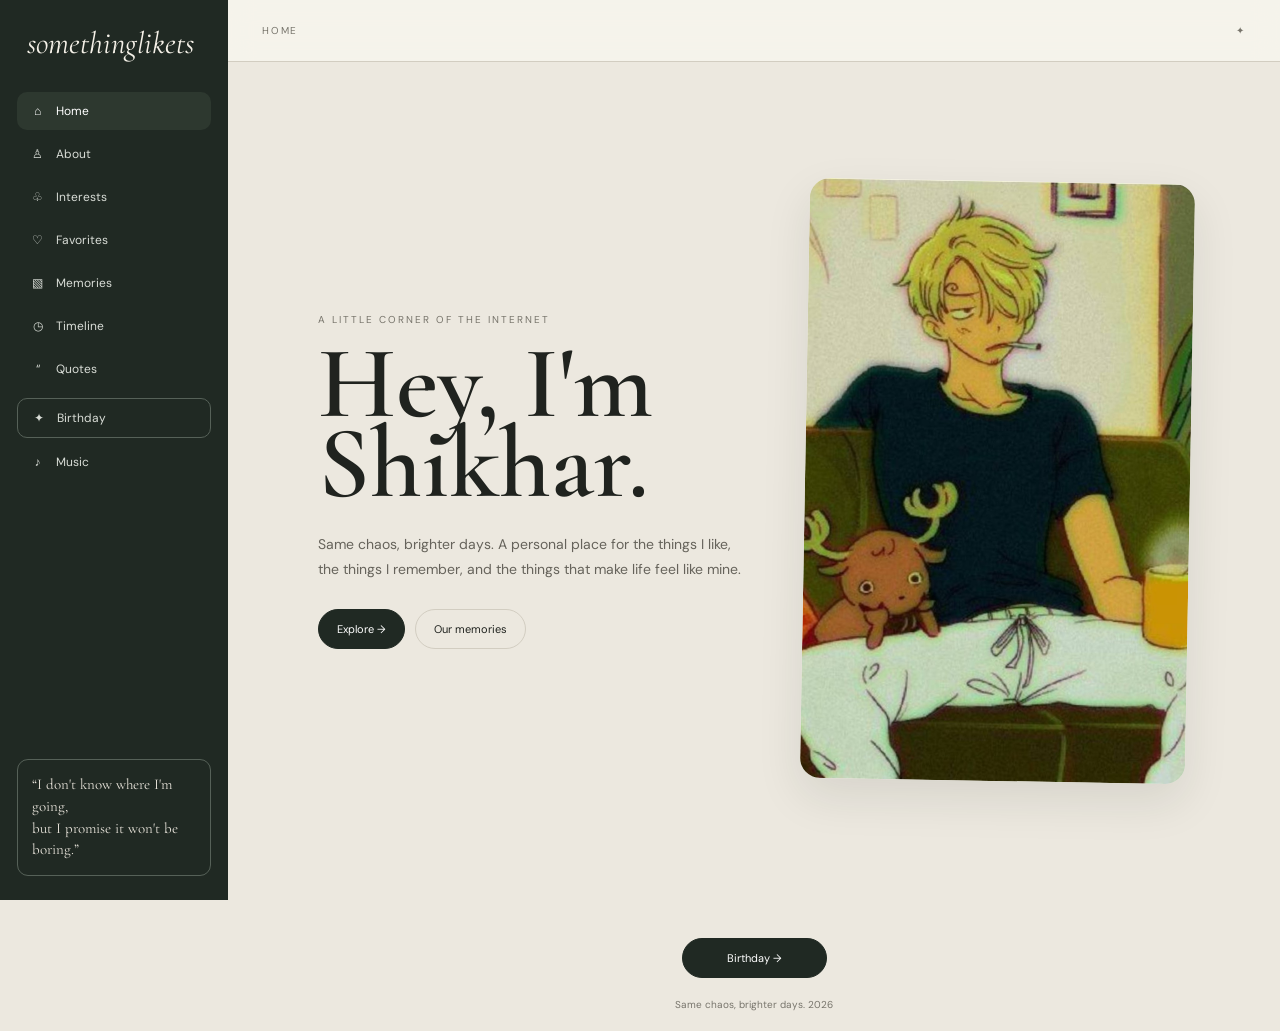
<file: index.html>
<!doctype html>
<html lang="en">
<head>
<meta charset="utf-8">
<meta name="viewport" content="width=device-width,initial-scale=1">
<title>Home — Shikhar</title>
<link rel="stylesheet" href="css/global.css">
<link rel="stylesheet" href="css/home.css">
</head>
<body>
<div class="site">
<aside class="sidebar">
  <div class="brand">somethinglikets</div>
  <button class="mobile-toggle" aria-label="Toggle navigation">☰</button>
  <nav class="nav"><a href="index.html" class="active"><span class="nav-icon">⌂</span>Home</a>
<a href="pages/about.html" class=""><span class="nav-icon">♙</span>About</a>
<a href="pages/interests.html" class=""><span class="nav-icon">♧</span>Interests</a>
<a href="pages/favorites.html" class=""><span class="nav-icon">♡</span>Favorites</a>
<a href="pages/memories.html" class=""><span class="nav-icon">▧</span>Memories</a>
<a href="pages/timeline.html" class=""><span class="nav-icon">◷</span>Timeline</a>
<a href="pages/quotes.html" class=""><span class="nav-icon">“</span>Quotes</a>

<a href="pages/birthday.html" class="birthday-link"><span class="nav-icon">✦</span>Birthday</a><a href="pages/music.html" class=""><span class="nav-icon">♪</span>Music</a></nav>
  <div class="side-note">“I don't know where I'm going,<br>but I promise it won't be boring.”</div>
</aside>
<main class="main">
  <header class="topbar"><span>Home</span><span>✦</span></header>

<section class="hero">
  <div>
    <div class="eyebrow">A little corner of the internet</div>
    <h1>Hey, I'm<br>Shikhar.</h1>
    <p>Same chaos, brighter days. A personal place for the things I like, the things I remember, and the things that make life feel like mine.</p>
    <div class="actions">
      <a class="btn" href="pages/about.html">Explore →</a>
      <a class="btn alt" href="pages/memories.html">Our memories</a>
    </div>
  </div>
  <div class="hero-image"><img src="assets/images/profile/sanji-home.jpg" alt="Supplied anime illustration"></div>
</section>

  <div class="page-action"><a class="btn" href="pages/birthday.html">Birthday →</a></div>

  <footer class="footer">Same chaos, brighter days. <span data-year></span></footer>
</main>
</div>
<script src="js/global.js"></script>
<script src="js/navigation.js"></script>

</body>
</html>
</file>
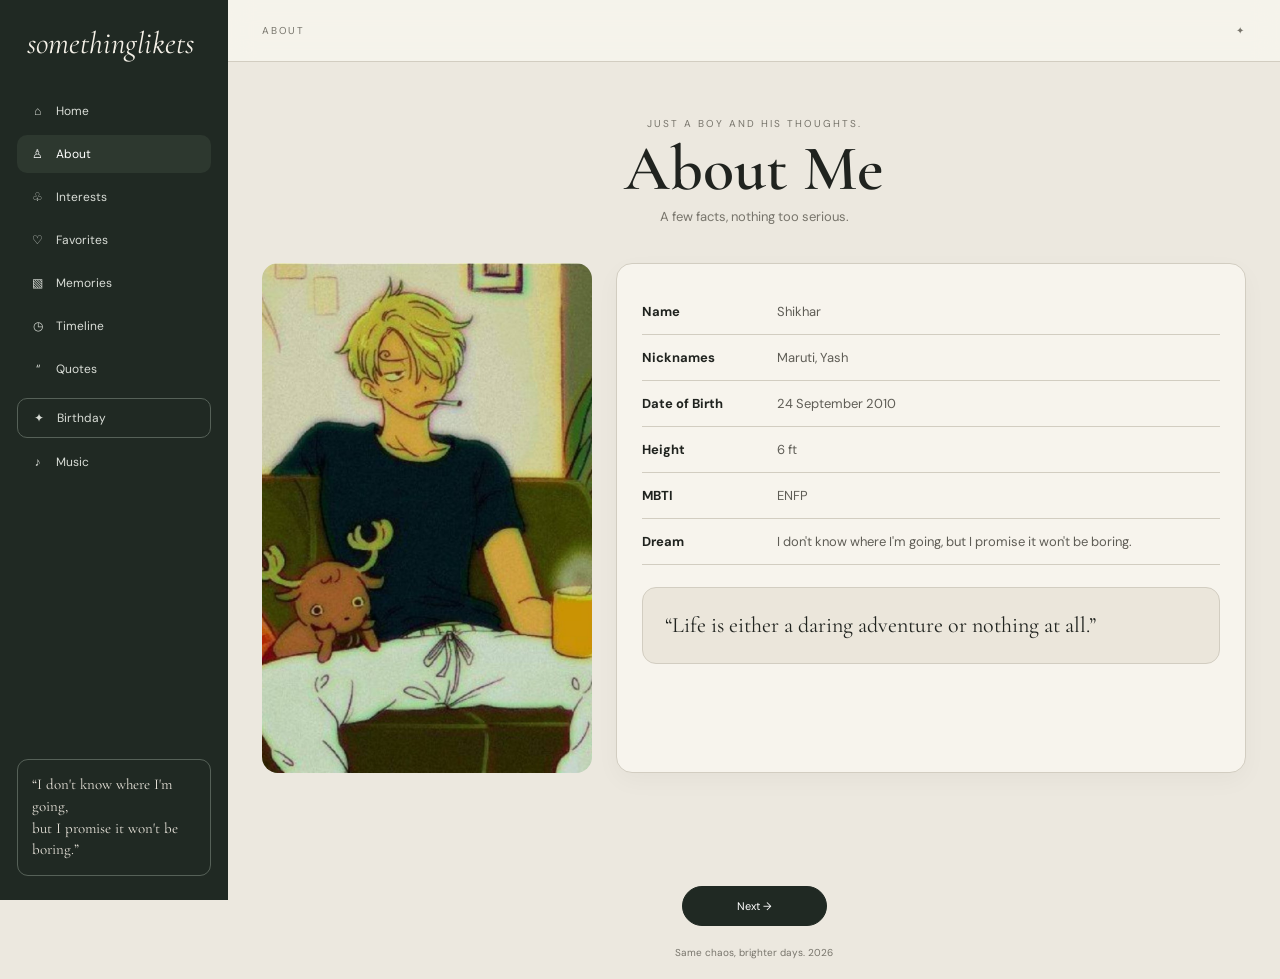
<file: pages/about.html>
<!doctype html>
<html lang="en">
<head>
<meta charset="utf-8">
<meta name="viewport" content="width=device-width,initial-scale=1">
<title>About — Shikhar</title>
<link rel="stylesheet" href="../css/global.css">
<link rel="stylesheet" href="../css/about.css">
</head>
<body>
<div class="site">
<aside class="sidebar">
  <div class="brand">somethinglikets</div>
  <button class="mobile-toggle" aria-label="Toggle navigation">☰</button>
  <nav class="nav"><a href="../index.html" class=""><span class="nav-icon">⌂</span>Home</a>
<a href="../pages/about.html" class="active"><span class="nav-icon">♙</span>About</a>
<a href="../pages/interests.html" class=""><span class="nav-icon">♧</span>Interests</a>
<a href="../pages/favorites.html" class=""><span class="nav-icon">♡</span>Favorites</a>
<a href="../pages/memories.html" class=""><span class="nav-icon">▧</span>Memories</a>
<a href="../pages/timeline.html" class=""><span class="nav-icon">◷</span>Timeline</a>
<a href="../pages/quotes.html" class=""><span class="nav-icon">“</span>Quotes</a>

<a href="birthday.html" class="birthday-link"><span class="nav-icon">✦</span>Birthday</a><a href="../pages/music.html" class=""><span class="nav-icon">♪</span>Music</a></nav>
  <div class="side-note">“I don't know where I'm going,<br>but I promise it won't be boring.”</div>
</aside>
<main class="main">
  <header class="topbar"><span>About</span><span>✦</span></header>

<section class="page">
  <header class="heading"><div class="eyebrow">Just a boy and his thoughts.</div><h1>About Me</h1><p>A few facts, nothing too serious.</p></header>
  <div class="profile">
    <div class="profile-image"><img src="../assets/images/profile/sanji-home.jpg" alt="Supplied anime illustration"></div>
    <div class="card info">
      <div class="info-row"><strong>Name</strong><span>Shikhar</span></div>
      <div class="info-row"><strong>Nicknames</strong><span>Maruti, Yash</span></div>
      <div class="info-row"><strong>Date of Birth</strong><span>24 September 2010</span></div>
      <div class="info-row"><strong>Height</strong><span>6 ft</span></div>
      <div class="info-row"><strong>MBTI</strong><span>ENFP</span></div>
      <div class="info-row"><strong>Dream</strong><span>I don't know where I'm going, but I promise it won't be boring.</span></div>
      <div class="pullquote">“Life is either a daring adventure or nothing at all.”</div>
    </div>
  </div>
</section>

  <div class="page-action"><a class="btn" href="interests.html">Next →</a></div>

  <footer class="footer">Same chaos, brighter days. <span data-year></span></footer>
</main>
</div>
<script src="../js/global.js"></script>
<script src="../js/navigation.js"></script>

</body>
</html>
</file>
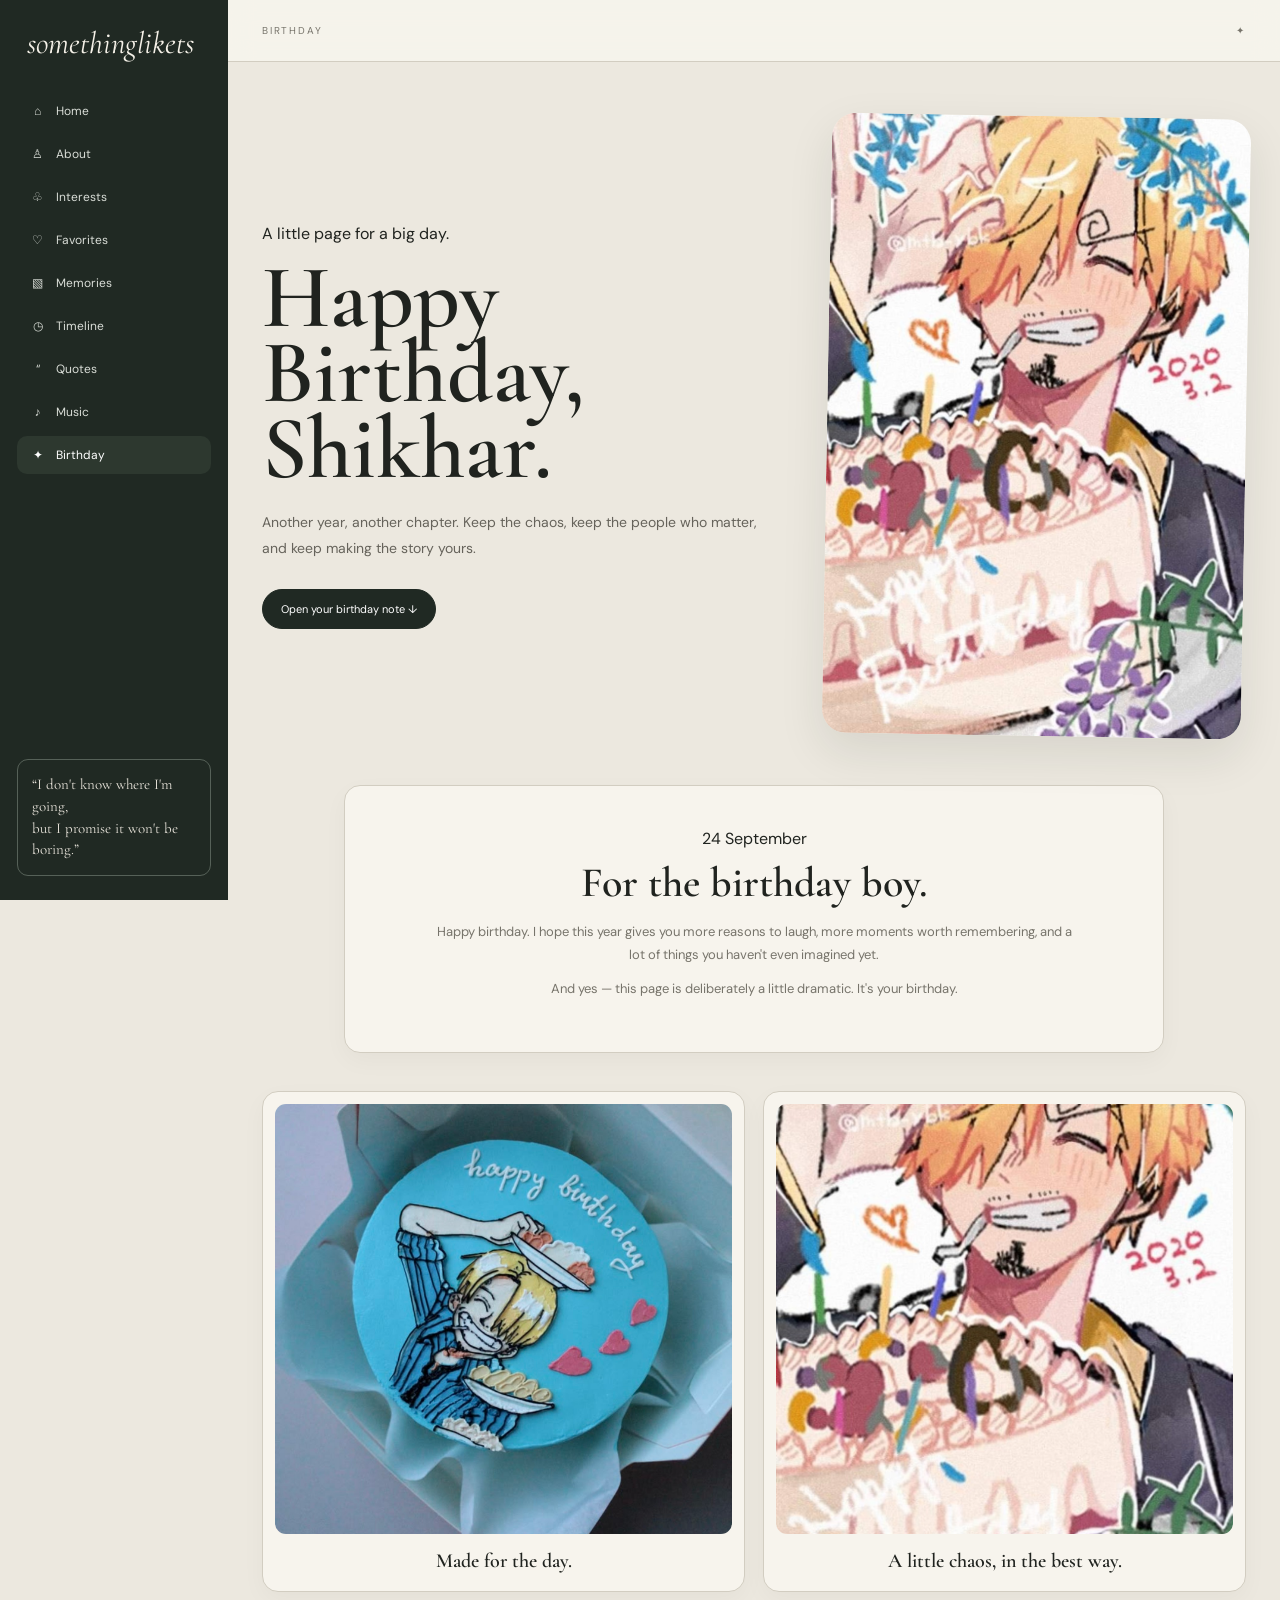
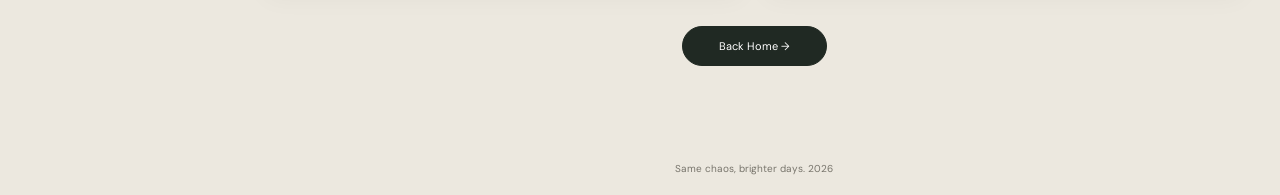
<file: pages/birthday.html>
<!doctype html>
<html lang="en">
<head>
<meta charset="utf-8">
<meta name="viewport" content="width=device-width,initial-scale=1">
<title>Birthday — Shikhar</title>
<link rel="stylesheet" href="../css/global.css">
<link rel="stylesheet" href="../css/birthday.css">
</head>
<body>
<div class="site">
<aside class="sidebar">
  <div class="brand">somethinglikets</div>
  <button class="mobile-toggle" aria-label="Toggle navigation">☰</button>
  <nav class="nav">
    <a href="../index.html"><span class="nav-icon">⌂</span>Home</a>
    <a href="about.html"><span class="nav-icon">♙</span>About</a>
    <a href="interests.html"><span class="nav-icon">♧</span>Interests</a>
    <a href="favorites.html"><span class="nav-icon">♡</span>Favorites</a>
    <a href="memories.html"><span class="nav-icon">▧</span>Memories</a>
    <a href="timeline.html"><span class="nav-icon">◷</span>Timeline</a>
    <a href="quotes.html"><span class="nav-icon">“</span>Quotes</a>
    <a href="music.html"><span class="nav-icon">♪</span>Music</a>
    <a href="birthday.html" class="active"><span class="nav-icon">✦</span>Birthday</a>
  </nav>
  <div class="side-note">“I don't know where I'm going,<br>but I promise it won't be boring.”</div>
</aside>
<main class="main">
<header class="topbar"><span>Birthday</span><span>✦</span></header>
<section class="birthday-page">
  <div class="birthday-intro">
    <div class="eyebrow">A little page for a big day.</div>
    <h1>Happy Birthday,<br>Shikhar.</h1>
    <p>Another year, another chapter. Keep the chaos, keep the people who matter, and keep making the story yours.</p>
    <a class="btn birthday-button" href="#birthday-note">Open your birthday note ↓</a>
  </div>
  <div class="birthday-hero-image"><img src="../assets/images/birthday/birthday-illustration.jpg" alt="Birthday illustration supplied for this page"></div>
  <div id="birthday-note" class="birthday-note card">
    <div class="eyebrow">24 September</div>
    <h2>For the birthday boy.</h2>
    <p>Happy birthday. I hope this year gives you more reasons to laugh, more moments worth remembering, and a lot of things you haven't even imagined yet.</p>
    <p>And yes — this page is deliberately a little dramatic. It's your birthday.</p>
  </div>
  <div class="birthday-gallery">
    <figure class="birthday-card-image card"><img src="../assets/images/birthday/birthday-cake.jpg" alt="Blue birthday cake supplied for this page"><figcaption>Made for the day.</figcaption></figure>
    <figure class="birthday-card-image card"><img src="../assets/images/birthday/birthday-illustration.jpg" alt="Birthday illustration supplied for this page"><figcaption>A little chaos, in the best way.</figcaption></figure>
  </div>
  <div class="page-action"><a class="btn" href="../index.html">Back Home →</a></div>
</section>
<footer class="footer">Same chaos, brighter days. <span data-year></span></footer>
</main>
</div>
<script src="../js/global.js"></script>
<script src="../js/navigation.js"></script>
</body>
</html>
</file>
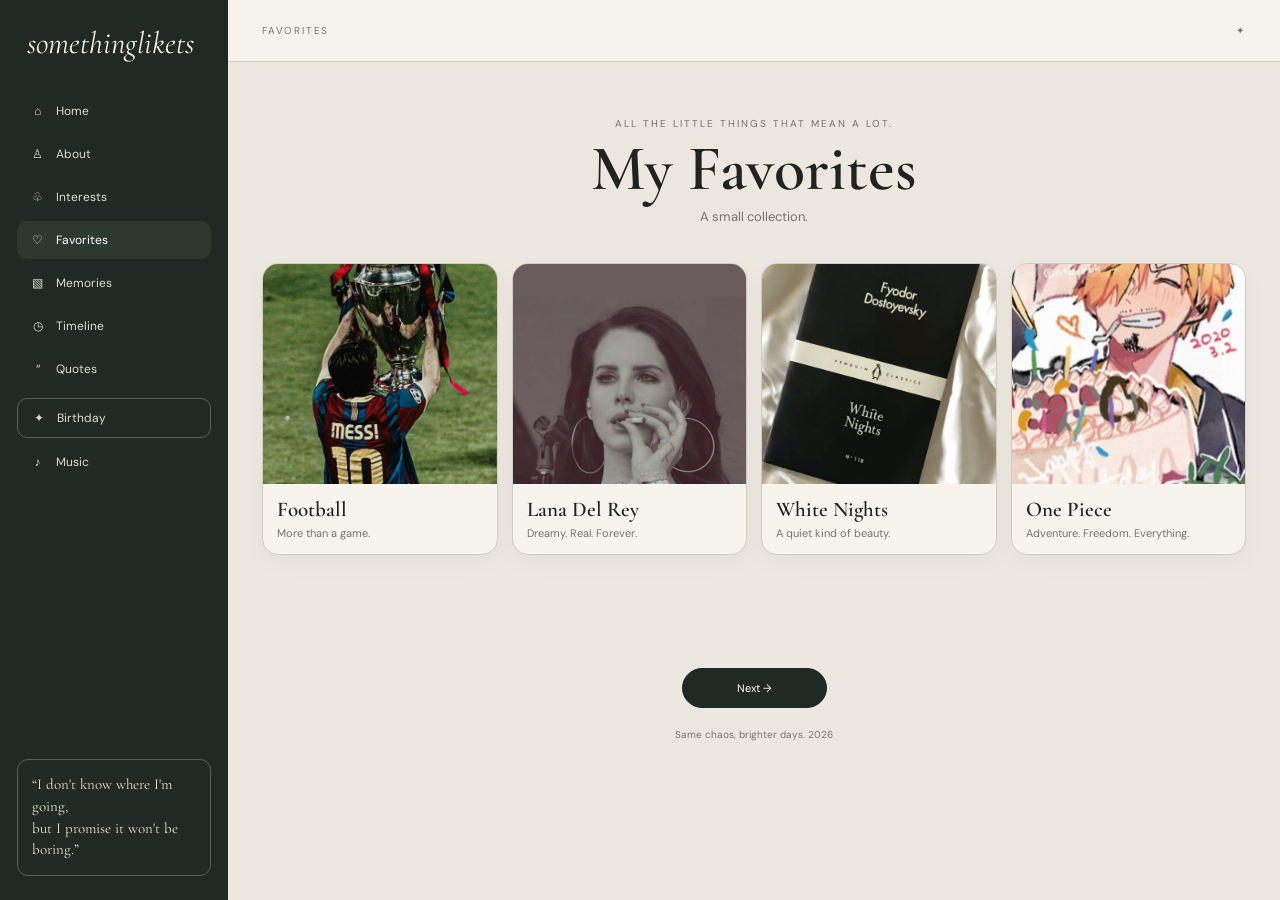
<file: pages/favorites.html>
<!doctype html>
<html lang="en">
<head>
<meta charset="utf-8">
<meta name="viewport" content="width=device-width,initial-scale=1">
<title>Favorites — Shikhar</title>
<link rel="stylesheet" href="../css/global.css">
<link rel="stylesheet" href="../css/favorites.css">
</head>
<body>
<div class="site">
<aside class="sidebar">
  <div class="brand">somethinglikets</div>
  <button class="mobile-toggle" aria-label="Toggle navigation">☰</button>
  <nav class="nav"><a href="../index.html" class=""><span class="nav-icon">⌂</span>Home</a>
<a href="../pages/about.html" class=""><span class="nav-icon">♙</span>About</a>
<a href="../pages/interests.html" class=""><span class="nav-icon">♧</span>Interests</a>
<a href="../pages/favorites.html" class="active"><span class="nav-icon">♡</span>Favorites</a>
<a href="../pages/memories.html" class=""><span class="nav-icon">▧</span>Memories</a>
<a href="../pages/timeline.html" class=""><span class="nav-icon">◷</span>Timeline</a>
<a href="../pages/quotes.html" class=""><span class="nav-icon">“</span>Quotes</a>

<a href="birthday.html" class="birthday-link"><span class="nav-icon">✦</span>Birthday</a><a href="../pages/music.html" class=""><span class="nav-icon">♪</span>Music</a></nav>
  <div class="side-note">“I don't know where I'm going,<br>but I promise it won't be boring.”</div>
</aside>
<main class="main">
  <header class="topbar"><span>Favorites</span><span>✦</span></header>

<section class="page">
  <header class="heading"><div class="eyebrow">All the little things that mean a lot.</div><h1>My Favorites</h1><p>A small collection.</p></header>
  <div class="favs">
    <article class="card fav"><img src="../assets/images/favorites/football.jpg" alt="Supplied football trophy photograph"><div class="copy"><h2>Football</h2><p>More than a game.</p></div></article>
    <article class="card fav"><img src="../assets/images/favorites/lana-portrait.jpg" alt="Supplied Lana Del Rey portrait"><div class="copy"><h2>Lana Del Rey</h2><p>Dreamy. Real. Forever.</p></div></article>
    <article class="card fav"><img src="../assets/images/favorites/white-nights.jpg" alt="Supplied White Nights book"><div class="copy"><h2>White Nights</h2><p>A quiet kind of beauty.</p></div></article>
    <article class="card fav"><img src="../assets/images/favorites/sanji-celebration.jpg" alt="Supplied One Piece illustration"><div class="copy"><h2>One Piece</h2><p>Adventure. Freedom. Everything.</p></div></article>
  </div>
</section>

  <div class="page-action"><a class="btn" href="memories.html">Next →</a></div>

  <footer class="footer">Same chaos, brighter days. <span data-year></span></footer>
</main>
</div>
<script src="../js/global.js"></script>
<script src="../js/navigation.js"></script>

</body>
</html>
</file>
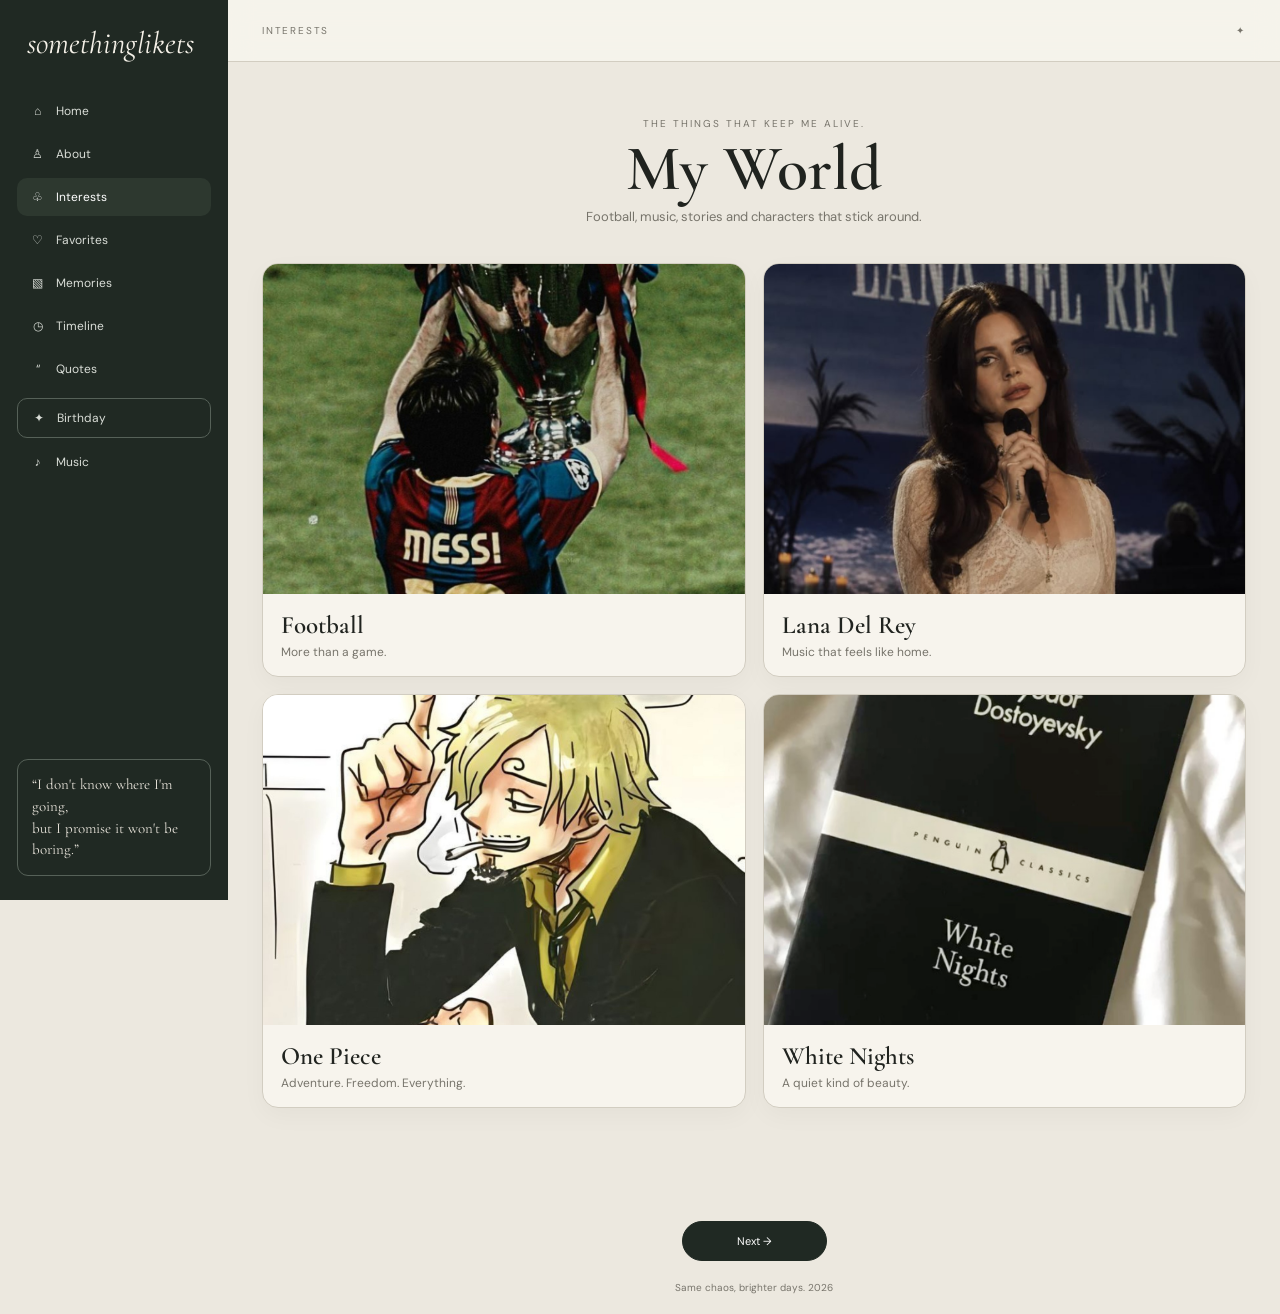
<file: pages/interests.html>
<!doctype html>
<html lang="en">
<head>
<meta charset="utf-8">
<meta name="viewport" content="width=device-width,initial-scale=1">
<title>Interests — Shikhar</title>
<link rel="stylesheet" href="../css/global.css">
<link rel="stylesheet" href="../css/interests.css">
</head>
<body>
<div class="site">
<aside class="sidebar">
  <div class="brand">somethinglikets</div>
  <button class="mobile-toggle" aria-label="Toggle navigation">☰</button>
  <nav class="nav"><a href="../index.html" class=""><span class="nav-icon">⌂</span>Home</a>
<a href="../pages/about.html" class=""><span class="nav-icon">♙</span>About</a>
<a href="../pages/interests.html" class="active"><span class="nav-icon">♧</span>Interests</a>
<a href="../pages/favorites.html" class=""><span class="nav-icon">♡</span>Favorites</a>
<a href="../pages/memories.html" class=""><span class="nav-icon">▧</span>Memories</a>
<a href="../pages/timeline.html" class=""><span class="nav-icon">◷</span>Timeline</a>
<a href="../pages/quotes.html" class=""><span class="nav-icon">“</span>Quotes</a>

<a href="birthday.html" class="birthday-link"><span class="nav-icon">✦</span>Birthday</a><a href="../pages/music.html" class=""><span class="nav-icon">♪</span>Music</a></nav>
  <div class="side-note">“I don't know where I'm going,<br>but I promise it won't be boring.”</div>
</aside>
<main class="main">
  <header class="topbar"><span>Interests</span><span>✦</span></header>

<section class="page">
  <header class="heading"><div class="eyebrow">The things that keep me alive.</div><h1>My World</h1><p>Football, music, stories and characters that stick around.</p></header>
  <div class="grid-2">
    <article class="card photo-card"><img src="../assets/images/interests/football.jpg" alt="Supplied football trophy photograph"><div class="copy"><h2>Football</h2><p>More than a game.</p></div></article>
    <article class="card photo-card"><img src="../assets/images/interests/lana-live.jpg" alt="Supplied Lana Del Rey photograph"><div class="copy"><h2>Lana Del Rey</h2><p>Music that feels like home.</p></div></article>
    <article class="card photo-card"><img src="../assets/images/interests/sanji-smoking.jpg" alt="Supplied One Piece illustration"><div class="copy"><h2>One Piece</h2><p>Adventure. Freedom. Everything.</p></div></article>
    <article class="card photo-card"><img src="../assets/images/interests/white-nights.jpg" alt="Supplied White Nights book photograph"><div class="copy"><h2>White Nights</h2><p>A quiet kind of beauty.</p></div></article>
  </div>
</section>

  <div class="page-action"><a class="btn" href="favorites.html">Next →</a></div>

  <footer class="footer">Same chaos, brighter days. <span data-year></span></footer>
</main>
</div>
<script src="../js/global.js"></script>
<script src="../js/navigation.js"></script>

</body>
</html>
</file>
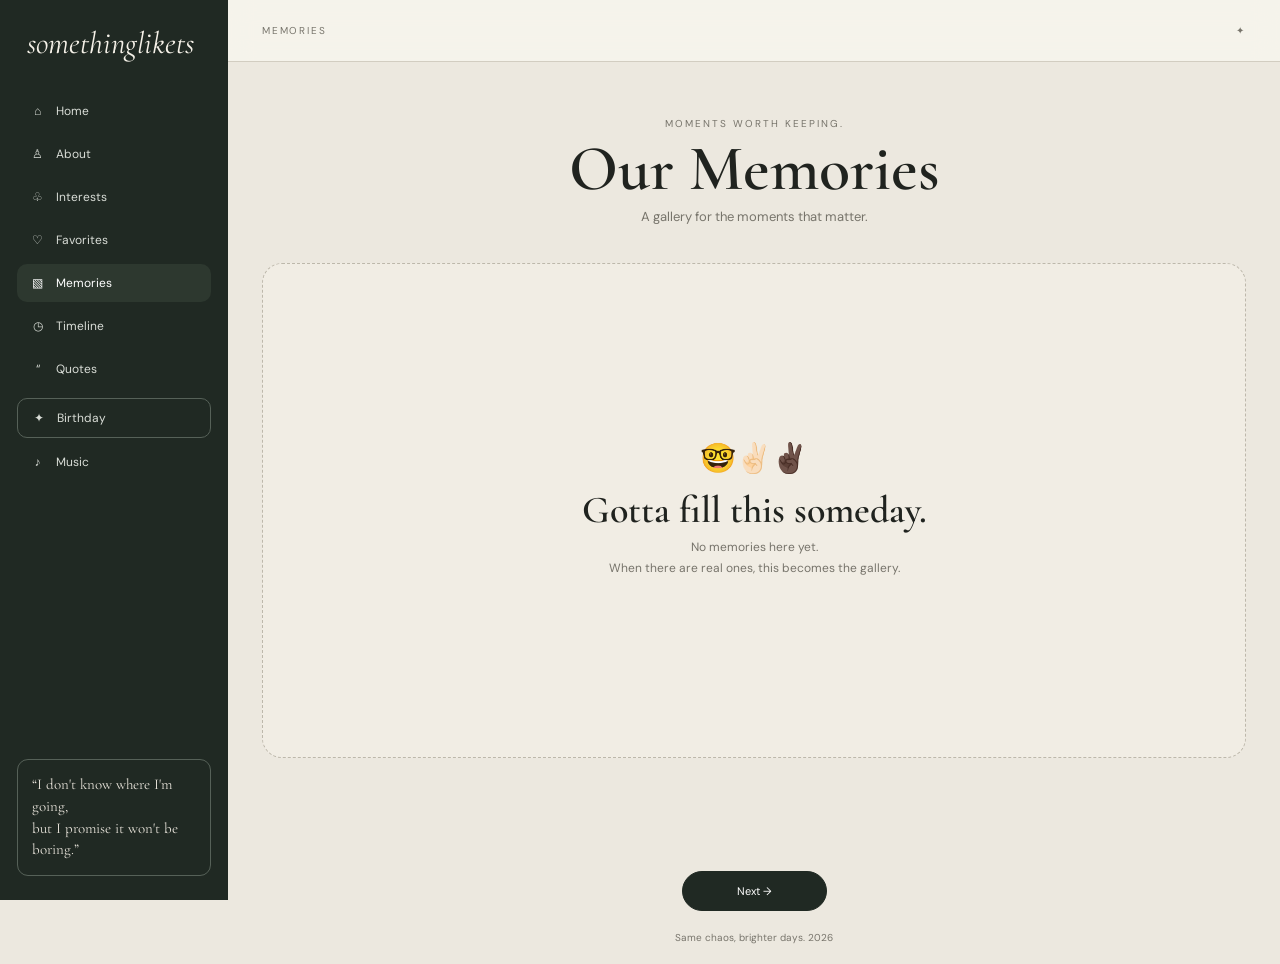
<file: pages/memories.html>
<!doctype html>
<html lang="en">
<head>
<meta charset="utf-8">
<meta name="viewport" content="width=device-width,initial-scale=1">
<title>Memories — Shikhar</title>
<link rel="stylesheet" href="../css/global.css">
<link rel="stylesheet" href="../css/memories.css">
</head>
<body>
<div class="site">
<aside class="sidebar">
  <div class="brand">somethinglikets</div>
  <button class="mobile-toggle" aria-label="Toggle navigation">☰</button>
  <nav class="nav"><a href="../index.html" class=""><span class="nav-icon">⌂</span>Home</a>
<a href="../pages/about.html" class=""><span class="nav-icon">♙</span>About</a>
<a href="../pages/interests.html" class=""><span class="nav-icon">♧</span>Interests</a>
<a href="../pages/favorites.html" class=""><span class="nav-icon">♡</span>Favorites</a>
<a href="../pages/memories.html" class="active"><span class="nav-icon">▧</span>Memories</a>
<a href="../pages/timeline.html" class=""><span class="nav-icon">◷</span>Timeline</a>
<a href="../pages/quotes.html" class=""><span class="nav-icon">“</span>Quotes</a>

<a href="birthday.html" class="birthday-link"><span class="nav-icon">✦</span>Birthday</a><a href="../pages/music.html" class=""><span class="nav-icon">♪</span>Music</a></nav>
  <div class="side-note">“I don't know where I'm going,<br>but I promise it won't be boring.”</div>
</aside>
<main class="main">
  <header class="topbar"><span>Memories</span><span>✦</span></header>

<section class="page">
  <header class="heading"><div class="eyebrow">Moments worth keeping.</div><h1>Our Memories</h1><p>A gallery for the moments that matter.</p></header>
  <div class="empty" data-memory-gallery>
    <div>
      <div class="emoji">🤓✌🏻✌🏿</div>
      <h2>Gotta fill this someday.</h2>
      <p>No memories here yet.</p>
      <p>When there are real ones, this becomes the gallery.</p>
    </div>
  </div>
</section>

  <div class="page-action"><a class="btn" href="timeline.html">Next →</a></div>

  <footer class="footer">Same chaos, brighter days. <span data-year></span></footer>
</main>
</div>
<script src="../js/global.js"></script>
<script src="../js/navigation.js"></script>
<script src="../js/memories.js"></script>
</body>
</html>
</file>
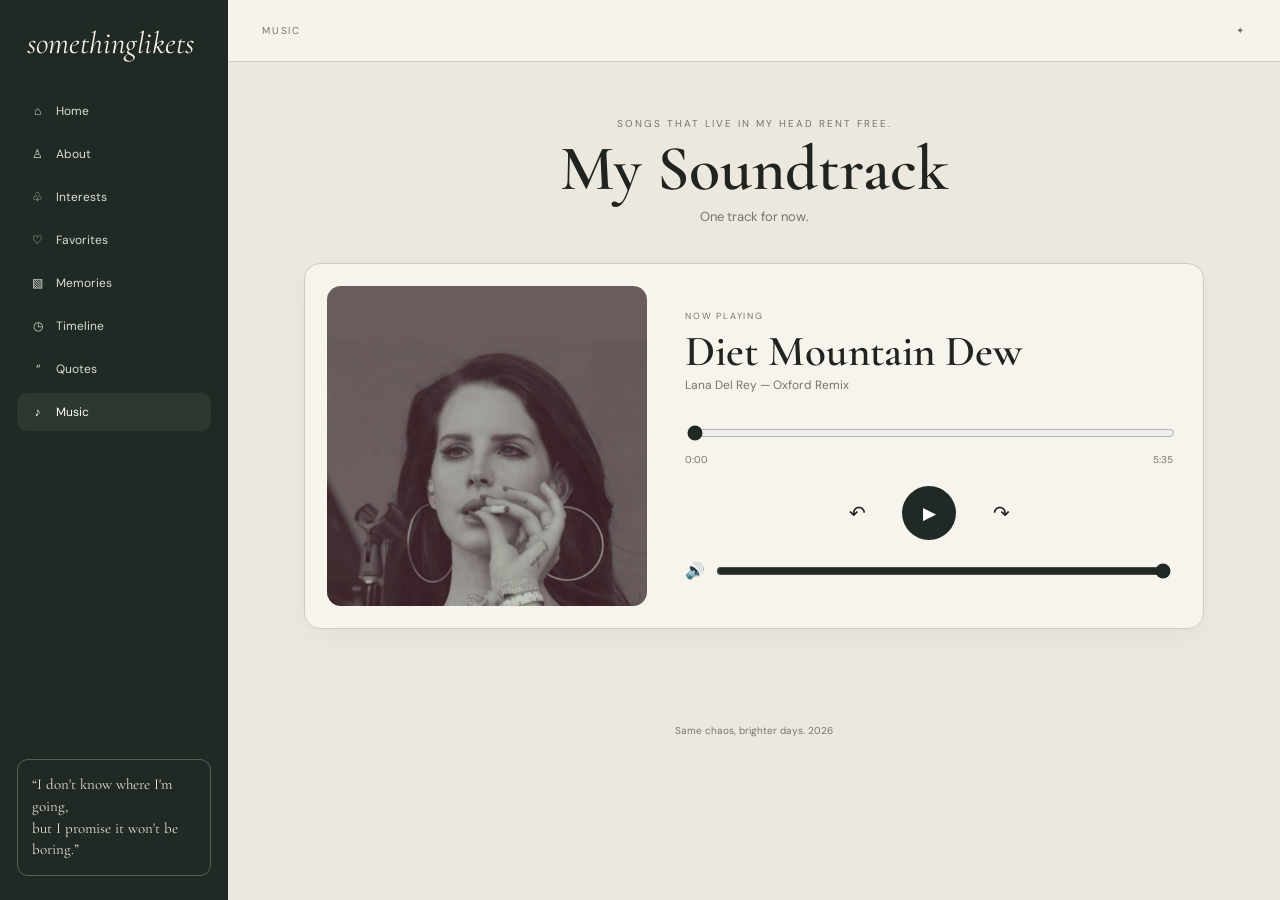
<file: pages/music.html>
<!doctype html>
<html lang="en">
<head>
<meta charset="utf-8">
<meta name="viewport" content="width=device-width,initial-scale=1">
<title>Music — Shikhar</title>
<link rel="stylesheet" href="../css/global.css">
<link rel="stylesheet" href="../css/music.css">
</head>
<body>
<div class="site">
<aside class="sidebar">
  <div class="brand">somethinglikets</div>
  <button class="mobile-toggle" aria-label="Toggle navigation">☰</button>
  <nav class="nav">
    <a href="../index.html"><span class="nav-icon">⌂</span>Home</a>
    <a href="about.html"><span class="nav-icon">♙</span>About</a>
    <a href="interests.html"><span class="nav-icon">♧</span>Interests</a>
    <a href="favorites.html"><span class="nav-icon">♡</span>Favorites</a>
    <a href="memories.html"><span class="nav-icon">▧</span>Memories</a>
    <a href="timeline.html"><span class="nav-icon">◷</span>Timeline</a>
    <a href="quotes.html"><span class="nav-icon">“</span>Quotes</a>
    <a href="music.html" class="active"><span class="nav-icon">♪</span>Music</a>
  </nav>
  <div class="side-note">“I don't know where I'm going,<br>but I promise it won't be boring.”</div>
</aside>

<main class="main">
<header class="topbar"><span>Music</span><span>✦</span></header>

<section class="page">
  <header class="heading">
    <div class="eyebrow">Songs that live in my head rent free.</div>
    <h1>My Soundtrack</h1>
    <p>One track for now.</p>
  </header>

  <div class="music-player card">
    <div class="music-art">
      <img src="../assets/images/favorites/lana-portrait.jpg" alt="Supplied Lana Del Rey portrait">
    </div>

    <div class="music-details">
      <div class="eyebrow">NOW PLAYING</div>
      <h2>Diet Mountain Dew</h2>
      <p>Lana Del Rey — Oxford Remix</p>

      <audio id="player" preload="metadata">
        <source src="../assets/music/diet-mountain-dew-oxford-remix.mp3" type="audio/mpeg">
        Your browser does not support the audio element.
      </audio>

      <div class="progress-wrap">
        <input id="seek" type="range" min="0" max="100" value="0" step="0.1" aria-label="Seek">
        <div class="time"><span id="current">0:00</span><span id="duration">0:00</span></div>
      </div>

      <div class="controls">
        <button id="back" aria-label="Restart">↶</button>
        <button id="play" class="play" aria-label="Play">▶</button>
        <button id="forward" aria-label="Skip forward">↷</button>
      </div>

      <div class="volume">
        <span>🔊</span>
        <input id="volume" type="range" min="0" max="1" value="1" step="0.01" aria-label="Volume">
      </div>
    </div>
  </div>
</section>

<footer class="footer">Same chaos, brighter days. <span data-year></span></footer>
</main>
</div>

<script src="../js/global.js"></script>
<script src="../js/navigation.js"></script>
<script src="../js/music.js"></script>
</body>
</html>
</file>
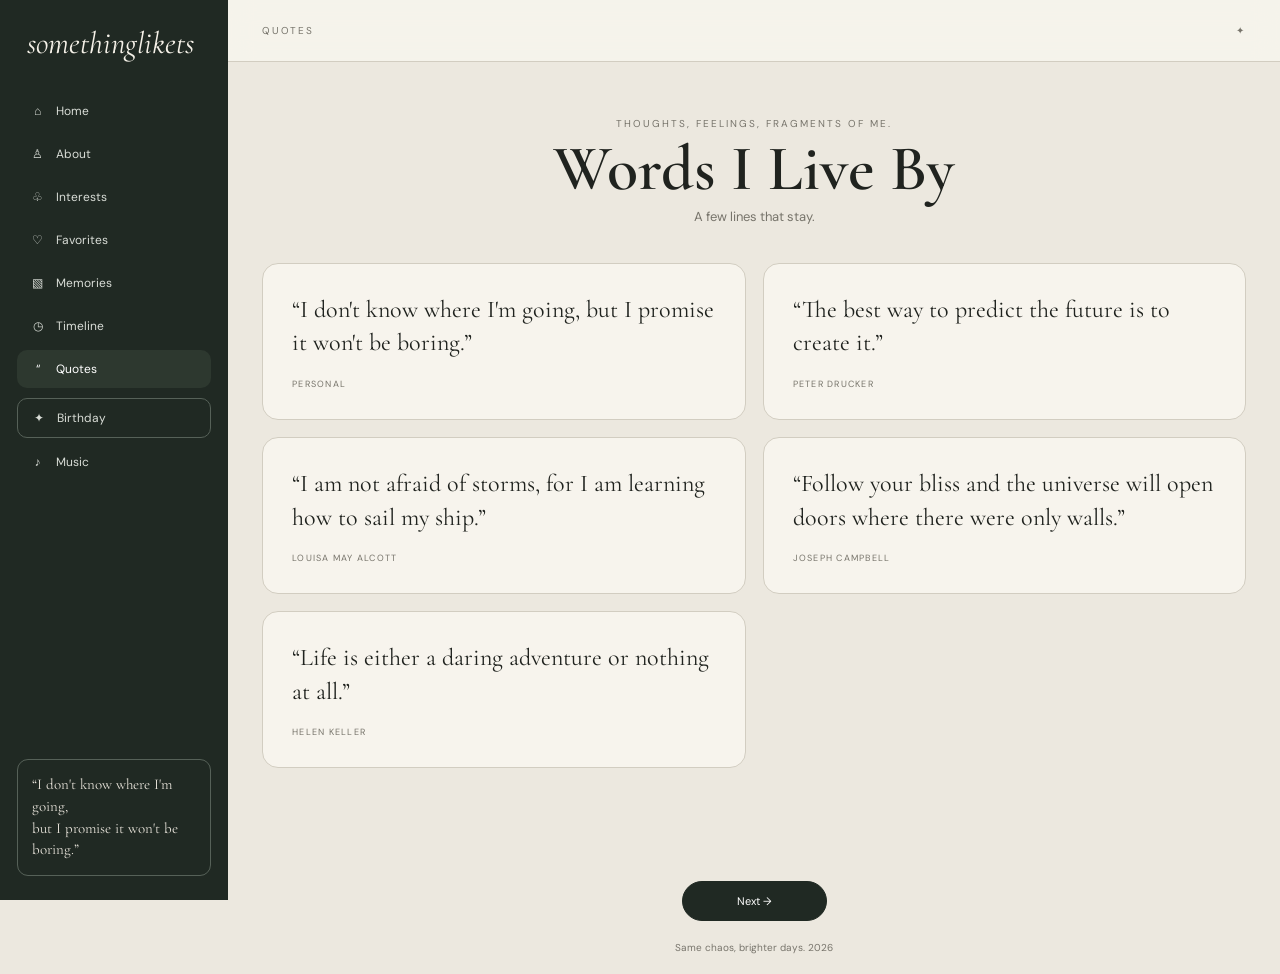
<file: pages/quotes.html>
<!doctype html>
<html lang="en">
<head>
<meta charset="utf-8">
<meta name="viewport" content="width=device-width,initial-scale=1">
<title>Quotes — Shikhar</title>
<link rel="stylesheet" href="../css/global.css">
<link rel="stylesheet" href="../css/quotes.css">
</head>
<body>
<div class="site">
<aside class="sidebar">
  <div class="brand">somethinglikets</div>
  <button class="mobile-toggle" aria-label="Toggle navigation">☰</button>
  <nav class="nav"><a href="../index.html" class=""><span class="nav-icon">⌂</span>Home</a>
<a href="../pages/about.html" class=""><span class="nav-icon">♙</span>About</a>
<a href="../pages/interests.html" class=""><span class="nav-icon">♧</span>Interests</a>
<a href="../pages/favorites.html" class=""><span class="nav-icon">♡</span>Favorites</a>
<a href="../pages/memories.html" class=""><span class="nav-icon">▧</span>Memories</a>
<a href="../pages/timeline.html" class=""><span class="nav-icon">◷</span>Timeline</a>
<a href="../pages/quotes.html" class="active"><span class="nav-icon">“</span>Quotes</a>

<a href="birthday.html" class="birthday-link"><span class="nav-icon">✦</span>Birthday</a><a href="../pages/music.html" class=""><span class="nav-icon">♪</span>Music</a></nav>
  <div class="side-note">“I don't know where I'm going,<br>but I promise it won't be boring.”</div>
</aside>
<main class="main">
  <header class="topbar"><span>Quotes</span><span>✦</span></header>

<section class="page">
  <header class="heading"><div class="eyebrow">Thoughts, feelings, fragments of me.</div><h1>Words I Live By</h1><p>A few lines that stay.</p></header>
  <div class="quotes">
    <article class="quote-card">“I don't know where I'm going, but I promise it won't be boring.”<small>Personal</small></article>
    <article class="quote-card">“The best way to predict the future is to create it.”<small>Peter Drucker</small></article>
    <article class="quote-card">“I am not afraid of storms, for I am learning how to sail my ship.”<small>Louisa May Alcott</small></article>
    <article class="quote-card">“Follow your bliss and the universe will open doors where there were only walls.”<small>Joseph Campbell</small></article>
    <article class="quote-card">“Life is either a daring adventure or nothing at all.”<small>Helen Keller</small></article>
  </div>
</section>

  <div class="page-action"><a class="btn" href="music.html">Next →</a></div>

  <footer class="footer">Same chaos, brighter days. <span data-year></span></footer>
</main>
</div>
<script src="../js/global.js"></script>
<script src="../js/navigation.js"></script>

</body>
</html>
</file>
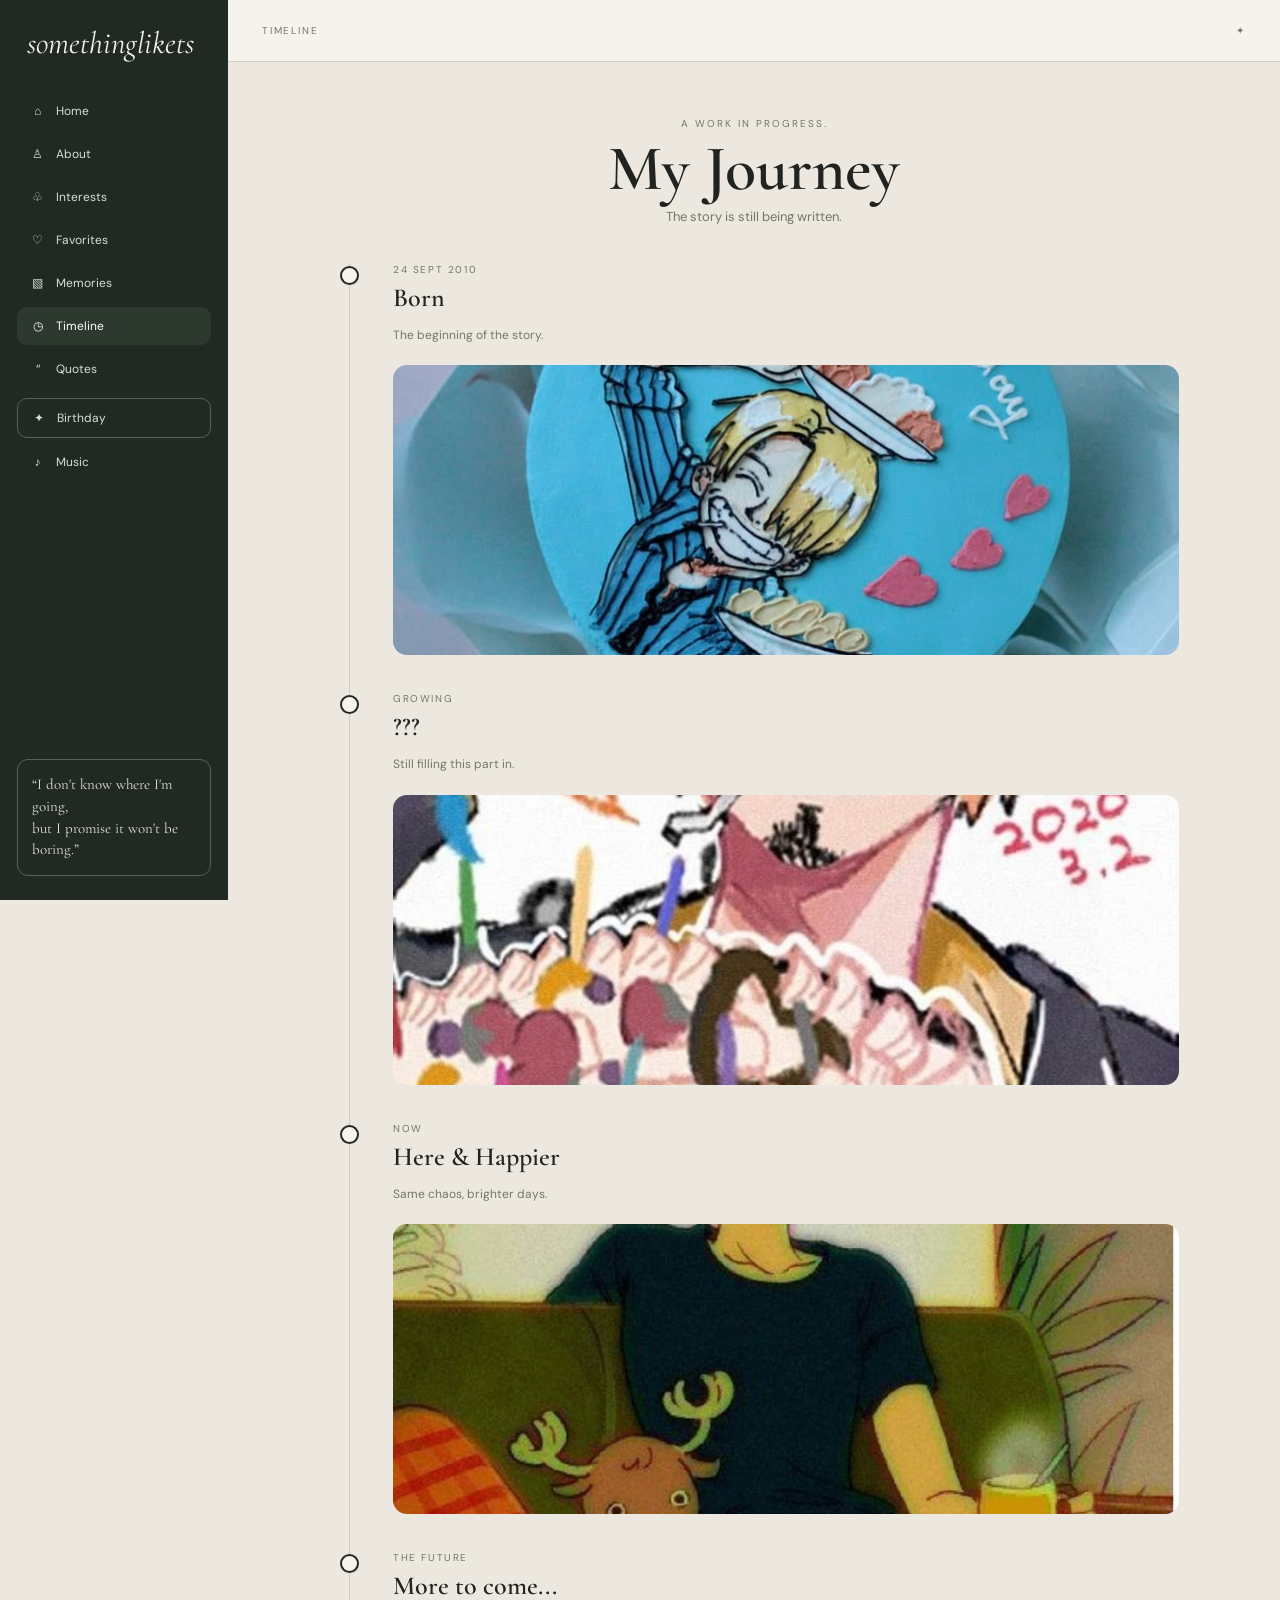
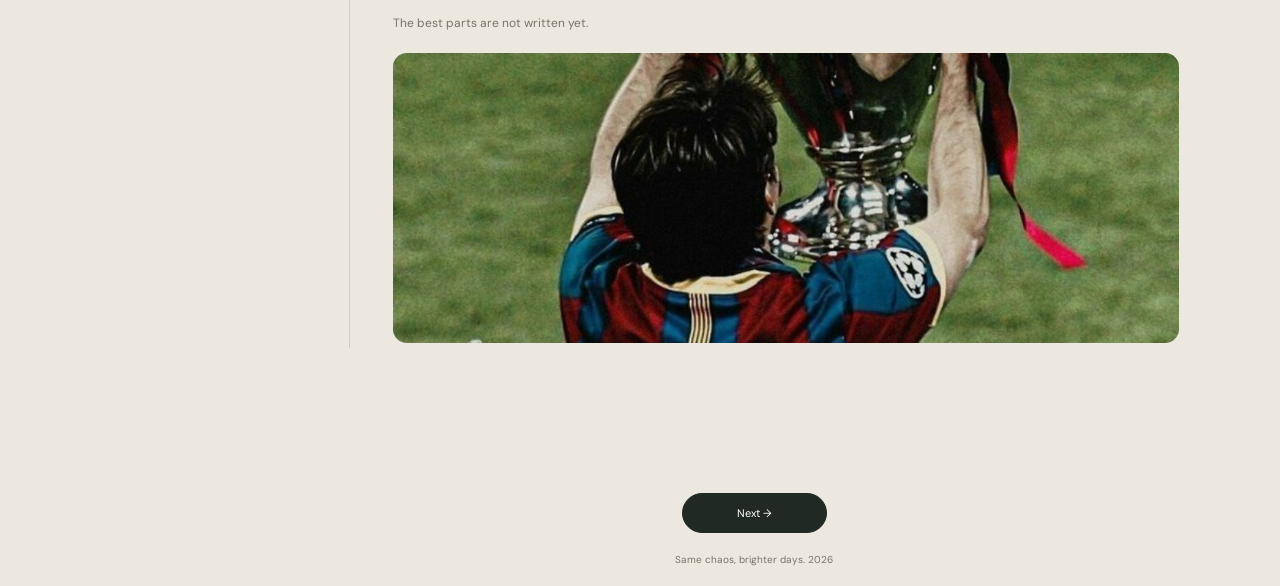
<file: pages/timeline.html>
<!doctype html>
<html lang="en">
<head>
<meta charset="utf-8">
<meta name="viewport" content="width=device-width,initial-scale=1">
<title>Timeline — Shikhar</title>
<link rel="stylesheet" href="../css/global.css">
<link rel="stylesheet" href="../css/timeline.css">
</head>
<body>
<div class="site">
<aside class="sidebar">
  <div class="brand">somethinglikets</div>
  <button class="mobile-toggle" aria-label="Toggle navigation">☰</button>
  <nav class="nav"><a href="../index.html" class=""><span class="nav-icon">⌂</span>Home</a>
<a href="../pages/about.html" class=""><span class="nav-icon">♙</span>About</a>
<a href="../pages/interests.html" class=""><span class="nav-icon">♧</span>Interests</a>
<a href="../pages/favorites.html" class=""><span class="nav-icon">♡</span>Favorites</a>
<a href="../pages/memories.html" class=""><span class="nav-icon">▧</span>Memories</a>
<a href="../pages/timeline.html" class="active"><span class="nav-icon">◷</span>Timeline</a>
<a href="../pages/quotes.html" class=""><span class="nav-icon">“</span>Quotes</a>

<a href="birthday.html" class="birthday-link"><span class="nav-icon">✦</span>Birthday</a><a href="../pages/music.html" class=""><span class="nav-icon">♪</span>Music</a></nav>
  <div class="side-note">“I don't know where I'm going,<br>but I promise it won't be boring.”</div>
</aside>
<main class="main">
  <header class="topbar"><span>Timeline</span><span>✦</span></header>

<section class="page">
  <header class="heading"><div class="eyebrow">A work in progress.</div><h1>My Journey</h1><p>The story is still being written.</p></header>
  <div class="timeline">
    <article class="event"><span class="dot"></span><div class="date">24 Sept 2010</div><h2>Born</h2><p>The beginning of the story.</p><img src="../assets/images/timeline/birthday-cake.jpg" alt="Supplied birthday cake photograph"></article>
    <article class="event"><span class="dot"></span><div class="date">Growing</div><h2>???</h2><p>Still filling this part in.</p><img src="../assets/images/timeline/sanji-celebration.jpg" alt="Supplied illustration"></article>
    <article class="event"><span class="dot"></span><div class="date">Now</div><h2>Here & Happier</h2><p>Same chaos, brighter days.</p><img src="../assets/images/timeline/sanji-home.jpg" alt="Supplied illustration"></article>
    <article class="event"><span class="dot"></span><div class="date">The Future</div><h2>More to come...</h2><p>The best parts are not written yet.</p><img src="../assets/images/timeline/football.jpg" alt="Supplied football trophy photograph"></article>
  </div>
</section>

  <div class="page-action"><a class="btn" href="quotes.html">Next →</a></div>

  <footer class="footer">Same chaos, brighter days. <span data-year></span></footer>
</main>
</div>
<script src="../js/global.js"></script>
<script src="../js/navigation.js"></script>

</body>
</html>
</file>
<file: css/global.css>
@import url('https://fonts.googleapis.com/css2?family=Cormorant+Garamond:wght@500;600;700&family=DM+Sans:wght@400;500;600&display=swap');

:root{
  --bg:#ece8df; --paper:#f7f4ed; --ink:#20231f; --muted:#77746b;
  --line:#d2cdc1; --dark:#202923; --dark2:#2d382f;
  --shadow:0 18px 45px rgba(31,35,31,.10); --radius:16px;
}
*{box-sizing:border-box}
html{scroll-behavior:smooth}
body{margin:0;background:var(--bg);color:var(--ink);font-family:"DM Sans",sans-serif}
a{text-decoration:none;color:inherit}
img{max-width:100%}
button{font:inherit}
.site{min-height:100vh}
.sidebar{
  position:fixed;inset:0 auto 0 0;width:228px;background:var(--dark);color:#f5f1e8;
  padding:24px 17px;z-index:50;display:flex;flex-direction:column
}
.brand{font-family:"Cormorant Garamond",serif;font-style:italic;font-size:31px;margin:0 10px 30px}
.nav{display:grid;gap:5px}
.nav a{display:flex;align-items:center;gap:10px;padding:11px 12px;border-radius:10px;color:#d9ddd7;font-size:12px;transition:.18s}
.nav a:hover,.nav a.active{background:var(--dark2);color:#fff}
.nav a.birthday-link{margin-top:5px;border:1px solid #566158}
.nav a.birthday-link:hover,.nav a.birthday-link.active{border-color:transparent}
.nav-icon{width:17px;text-align:center}
.side-note{margin-top:auto;border:1px solid #566158;border-radius:11px;padding:14px;font:15px/1.45 "Cormorant Garamond",serif;color:#e5e1d8}
.mobile-toggle{display:none}
.main{margin-left:228px;min-height:100vh}
.topbar{
  height:62px;position:sticky;top:0;z-index:40;background:rgba(247,244,237,.9);
  backdrop-filter:blur(12px);border-bottom:1px solid var(--line);
  padding:0 34px;display:flex;align-items:center;justify-content:space-between
}
.topbar span{font-size:10px;letter-spacing:.18em;text-transform:uppercase;color:var(--muted)}
.page{max-width:1160px;margin:auto;padding:55px 34px 75px}
.heading{text-align:center;margin-bottom:38px}
.heading .eyebrow{font-size:10px;letter-spacing:.2em;text-transform:uppercase;color:var(--muted)}
.heading h1{font:600 clamp(42px,5vw,64px)/.95 "Cormorant Garamond",serif;margin:9px 0 8px}
.heading p{color:var(--muted);font-size:13px;margin:0}
.hero{
  min-height:calc(100vh - 62px);display:grid;grid-template-columns:1fr .9fr;
  gap:60px;align-items:center;padding:65px 7vw
}
.hero .eyebrow{font-size:10px;letter-spacing:.2em;text-transform:uppercase;color:var(--muted)}
.hero h1{font:600 clamp(60px,8vw,104px)/.78 "Cormorant Garamond",serif;margin:18px 0 28px}
.hero p{max-width:520px;color:#66635b;font-size:14px;line-height:1.8}
.actions{display:flex;gap:10px;flex-wrap:wrap;margin-top:27px}
.btn{padding:12px 18px;border-radius:999px;background:var(--dark);color:#fff;font-size:11px;border:1px solid var(--dark)}
.btn.alt{background:transparent;color:var(--ink);border-color:var(--line)}
.hero-image{height:600px;border-radius:20px;overflow:hidden;box-shadow:var(--shadow);transform:rotate(1deg)}
.hero-image img{width:100%;height:100%;object-fit:cover}
.card{background:var(--paper);border:1px solid var(--line);border-radius:var(--radius);box-shadow:0 8px 24px rgba(30,34,30,.035)}
.profile{display:grid;grid-template-columns:330px 1fr;gap:24px}
.profile-image{min-height:510px;border-radius:var(--radius);overflow:hidden}
.profile-image img{width:100%;height:100%;object-fit:cover}
.info{padding:25px}
.info-row{display:grid;grid-template-columns:135px 1fr;padding:14px 0;border-bottom:1px solid var(--line);font-size:13px}
.info-row span{color:#5f5d56}
.pullquote{margin-top:22px;padding:22px;background:#ebe6db;border:1px solid var(--line);border-radius:14px;font:22px/1.4 "Cormorant Garamond",serif}
.grid-2{display:grid;grid-template-columns:repeat(2,1fr);gap:17px}
.photo-card{overflow:hidden}
.photo-card img{display:block;width:100%;height:330px;object-fit:cover}
.photo-card .copy{padding:16px 18px}
.photo-card h2{font:600 25px "Cormorant Garamond",serif;margin:0 0 4px}
.photo-card p{font-size:12px;color:var(--muted);margin:0}
.favs{display:grid;grid-template-columns:repeat(4,1fr);gap:14px}
.fav{overflow:hidden}
.fav img{width:100%;height:220px;object-fit:cover;display:block}
.fav .copy{padding:13px 14px}
.fav h2{font:600 21px "Cormorant Garamond",serif;margin:0 0 3px}
.fav p{font-size:11px;color:var(--muted);margin:0;line-height:1.5}
.empty{
  min-height:55vh;border:1px dashed #bdb8ab;border-radius:20px;background:rgba(247,244,237,.42);
  display:flex;align-items:center;justify-content:center;text-align:center;padding:30px
}
.empty .emoji{font-size:29px;margin-bottom:10px}
.empty h2{font:600 38px "Cormorant Garamond",serif;margin:0 0 6px}
.empty p{font-size:12px;color:var(--muted);margin:5px 0}
.timeline{max-width:850px;margin:auto;position:relative}
.timeline:before{content:"";position:absolute;left:20px;top:0;bottom:0;width:1px;background:var(--line)}
.event{position:relative;padding-left:64px;margin-bottom:32px}
.dot{position:absolute;left:11px;top:3px;width:19px;height:19px;border:2px solid var(--dark);background:var(--paper);border-radius:50%}
.event .date{font-size:10px;letter-spacing:.16em;text-transform:uppercase;color:var(--muted)}
.event h2{font:600 26px "Cormorant Garamond",serif;margin:6px 0}
.event p{font-size:12px;color:var(--muted);line-height:1.7}
.event img{width:100%;max-height:290px;object-fit:cover;border-radius:14px;margin-top:8px}
.quotes{display:grid;grid-template-columns:repeat(2,1fr);gap:17px}
.quote-card{padding:29px;background:var(--paper);border:1px solid var(--line);border-radius:16px;font:24px/1.4 "Cormorant Garamond",serif}
.quote-card small{display:block;margin-top:18px;font:9px "DM Sans",sans-serif;letter-spacing:.14em;text-transform:uppercase;color:var(--muted)}
.music-box{max-width:720px;margin:50px auto;padding:45px;text-align:center;background:var(--paper);border:1px solid var(--line);border-radius:20px}
.music-box h2{font:600 37px "Cormorant Garamond",serif;margin:0 0 10px}
.music-box p{font-size:12px;color:var(--muted);line-height:1.7}
.page-action{display:flex;justify-content:center;margin-top:38px}.page-action .btn{display:inline-flex;align-items:center;justify-content:center;min-width:145px;transition:transform .18s,box-shadow .18s}.page-action .btn:hover,.btn:hover{transform:translateY(-2px);box-shadow:0 10px 24px rgba(31,35,31,.12)}
.footer{text-align:center;padding:20px;font-size:10px;color:var(--muted)}
@media(max-width:850px){
  .sidebar{width:100%;height:58px;bottom:auto;padding:0 16px;display:block}
  .brand{display:inline-block;margin:11px 0;font-size:26px}
  .mobile-toggle{display:block;float:right;border:0;background:none;color:#fff;font-size:21px;margin-top:14px}
  .nav{display:none}
  .sidebar.open .nav{display:grid;position:absolute;left:0;right:0;top:58px;background:var(--dark);padding:12px 16px 16px}
  .side-note{display:none}
  .main{margin-left:0;padding-top:58px}
  .topbar{display:none}
  .hero{grid-template-columns:1fr;padding:42px 23px;gap:30px}
  .hero-image{height:450px;order:-1}
  .page{padding:42px 18px 60px}
  .profile,.grid-2,.quotes{grid-template-columns:1fr}
  .profile-image{min-height:430px}
  .favs{grid-template-columns:repeat(2,1fr)}
}
@media(max-width:500px){
  .hero h1{font-size:61px}
  .hero-image{height:390px}
  .favs{grid-template-columns:1fr}
  .info-row{grid-template-columns:105px 1fr}
}
</file>
<file: css/home.css>
/* Home-specific styles are intentionally minimal; shared design lives in global.css. */
</file>
<file: css/about.css>
/* About page extensions can be added here. */
</file>
<file: css/birthday.css>
.birthday-page{max-width:1180px;margin:auto;padding:54px 34px 76px;display:grid;grid-template-columns:1fr .82fr;gap:34px 54px;align-items:center}
.birthday-intro{padding:20px 0}
.birthday-intro h1{font:600 clamp(58px,7vw,92px)/.84 "Cormorant Garamond",serif;margin:16px 0 24px}
.birthday-intro p{max-width:520px;color:#66635b;font-size:14px;line-height:1.85;margin-bottom:27px}
.birthday-button{display:inline-flex}
.birthday-hero-image{height:620px;border-radius:24px;overflow:hidden;box-shadow:var(--shadow);transform:rotate(1deg)}
.birthday-hero-image img{width:100%;height:100%;object-fit:cover}
.birthday-note{grid-column:1/-1;max-width:820px;width:100%;margin:15px auto 0;padding:42px;text-align:center}
.birthday-note h2{font:600 42px "Cormorant Garamond",serif;margin:8px 0 12px}
.birthday-note p{max-width:650px;margin:10px auto;color:var(--muted);font-size:13px;line-height:1.8}
.birthday-gallery{grid-column:1/-1;display:grid;grid-template-columns:1fr 1fr;gap:18px;margin-top:4px}
.birthday-card-image{margin:0;padding:12px;overflow:hidden}
.birthday-card-image img{width:100%;height:430px;object-fit:cover;border-radius:11px;display:block}
.birthday-card-image figcaption{font:600 20px "Cormorant Garamond",serif;padding:15px 8px 6px;text-align:center}
.birthday-page>.page-action{grid-column:1/-1;margin-top:0}
@media(max-width:850px){.birthday-page{grid-template-columns:1fr;padding:42px 18px 60px;gap:28px}.birthday-hero-image{height:500px;order:-1}.birthday-note,.birthday-gallery,.birthday-page>.page-action{grid-column:1}.birthday-gallery{grid-template-columns:1fr}.birthday-card-image img{height:500px}}
@media(max-width:500px){.birthday-intro h1{font-size:61px}.birthday-hero-image{height:430px}.birthday-note{padding:28px 20px}.birthday-card-image img{height:430px}}
</file>
<file: css/favorites.css>
/* Favorites page extensions can be added here. */
</file>
<file: css/interests.css>
/* Interests page extensions can be added here. */
</file>
<file: css/memories.css>
/* Memories gallery extensions can be added here. */
</file>
<file: css/music.css>
.music-player{
  max-width:900px;margin:20px auto 0;padding:22px;display:grid;
  grid-template-columns:320px 1fr;gap:30px;align-items:center
}
.music-art{aspect-ratio:1;border-radius:14px;overflow:hidden;background:#ddd}
.music-art img{width:100%;height:100%;object-fit:cover}
.music-details{padding:10px 8px}
.music-details .eyebrow{font-size:9px;letter-spacing:.2em;color:var(--muted)}
.music-details h2{font:600 43px/.95 "Cormorant Garamond",serif;margin:9px 0 5px}
.music-details>p{font-size:12px;color:var(--muted);margin:0 0 30px}
#player{display:none}
.progress-wrap{margin:10px 0}
#seek,#volume{width:100%;accent-color:var(--dark);cursor:pointer}
.time{display:flex;justify-content:space-between;font-size:10px;color:var(--muted);margin-top:7px}
.controls{display:flex;justify-content:center;align-items:center;gap:25px;margin:20px 0}
.controls button{width:40px;height:40px;border:0;background:transparent;border-radius:50%;font-size:20px;cursor:pointer;color:var(--ink)}
.controls .play{width:54px;height:54px;background:var(--dark);color:#fff;font-size:17px}
.volume{display:flex;align-items:center;gap:9px;margin-top:10px}
.volume input{flex:1}
@media(max-width:700px){
  .music-player{grid-template-columns:1fr;padding:16px;gap:20px}
  .music-details h2{font-size:37px}
}
</file>
<file: css/quotes.css>
/* Quotes page extensions can be added here. */
</file>
<file: css/timeline.css>
/* Timeline page extensions can be added here. */
</file>
